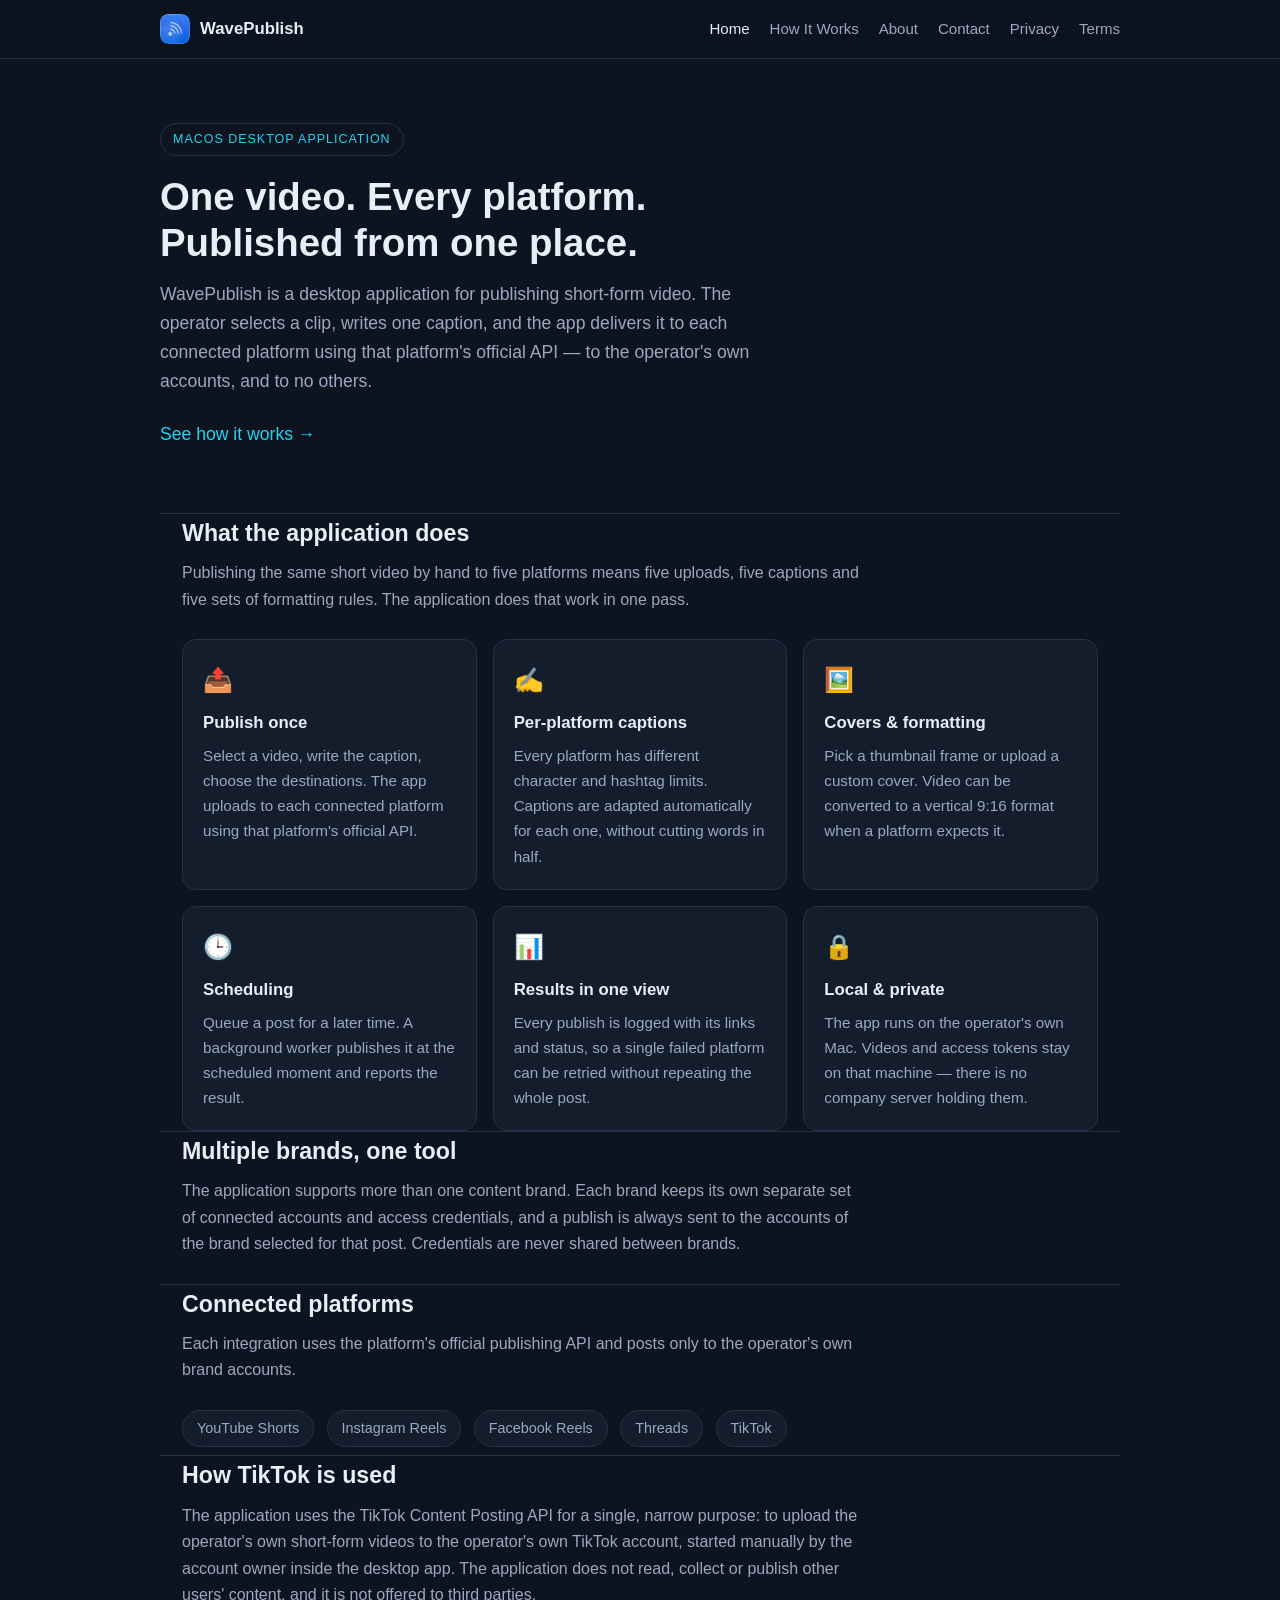
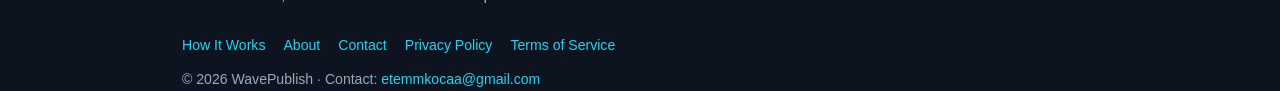
<file: index.html>
<!DOCTYPE html>
<html lang="en">
<head>
<meta charset="UTF-8">
<meta name="viewport" content="width=device-width, initial-scale=1.0">
<title>WavePublish — Multi-Platform Video Publishing</title>
<meta name="description" content="WavePublish is a macOS desktop application for publishing short-form video to YouTube, Instagram, Facebook, Threads and TikTok from one place.">
<link rel="stylesheet" href="style.css">
<link rel="icon" type="image/png" href="favicon.png">
<link rel="apple-touch-icon" href="apple-touch-icon.png">
</head>
<body>

<header>
  <div class="wrap nav">
    <a class="brand" href="index.html"><img class="logo" src="icon.png" alt="WavePublish logo" width="30" height="30"> WavePublish</a>
    <nav>
      <a href="index.html" class="on">Home</a>
      <a href="how-it-works.html">How It Works</a>
      <a href="about.html">About</a>
      <a href="contact.html">Contact</a>
      <a href="privacy.html">Privacy</a>
      <a href="terms.html">Terms</a>
    </nav>
  </div>
</header>

<div class="wrap hero">
  <span class="tag">macOS desktop application</span>
  <h1>One video. Every platform.<br>Published from one place.</h1>
  <p>WavePublish is a desktop application for publishing short-form video. The operator selects a
     clip, writes one caption, and the app delivers it to each connected platform using that
     platform's official API — to the operator's own accounts, and to no others.</p>
  <p><a href="how-it-works.html">See how it works →</a></p>
</div>

<section class="wrap">
  <h2>What the application does</h2>
  <p class="lead">Publishing the same short video by hand to five platforms means five uploads,
     five captions and five sets of formatting rules. The application does that work in one pass.</p>
  <div class="grid">
    <div class="card"><span class="ico">📤</span><h3>Publish once</h3>
      <p>Select a video, write the caption, choose the destinations. The app uploads to each
         connected platform using that platform's official API.</p></div>
    <div class="card"><span class="ico">✍️</span><h3>Per-platform captions</h3>
      <p>Every platform has different character and hashtag limits. Captions are adapted
         automatically for each one, without cutting words in half.</p></div>
    <div class="card"><span class="ico">🖼️</span><h3>Covers &amp; formatting</h3>
      <p>Pick a thumbnail frame or upload a custom cover. Video can be converted to a
         vertical 9:16 format when a platform expects it.</p></div>
    <div class="card"><span class="ico">🕒</span><h3>Scheduling</h3>
      <p>Queue a post for a later time. A background worker publishes it at the scheduled
         moment and reports the result.</p></div>
    <div class="card"><span class="ico">📊</span><h3>Results in one view</h3>
      <p>Every publish is logged with its links and status, so a single failed platform can be
         retried without repeating the whole post.</p></div>
    <div class="card"><span class="ico">🔒</span><h3>Local &amp; private</h3>
      <p>The app runs on the operator's own Mac. Videos and access tokens stay on that
         machine — there is no company server holding them.</p></div>
  </div>
</section>

<section class="wrap">
  <h2>Multiple brands, one tool</h2>
  <p class="lead">The application supports more than one content brand. Each brand keeps its own
     separate set of connected accounts and access credentials, and a publish is always sent to the
     accounts of the brand selected for that post. Credentials are never shared between brands.</p>
</section>

<section class="wrap">
  <h2>Connected platforms</h2>
  <p class="lead">Each integration uses the platform's official publishing API and posts only
     to the operator's own brand accounts.</p>
  <div>
    <span class="pill">YouTube Shorts</span>
    <span class="pill">Instagram Reels</span>
    <span class="pill">Facebook Reels</span>
    <span class="pill">Threads</span>
    <span class="pill">TikTok</span>
  </div>
</section>

<section class="wrap">
  <h2>How TikTok is used</h2>
  <p class="lead">The application uses the TikTok Content Posting API for a single, narrow purpose:
     to upload the operator's own short-form videos to the operator's own TikTok account, started
     manually by the account owner inside the desktop app. The application does not read, collect or
     publish other users' content, and it is not offered to third parties.</p>
</section>

<footer class="wrap">
  <div class="fl">
    <a href="how-it-works.html">How It Works</a>
    <a href="about.html">About</a>
    <a href="contact.html">Contact</a>
    <a href="privacy.html">Privacy Policy</a>
    <a href="terms.html">Terms of Service</a>
  </div>
  <div>© 2026 WavePublish · Contact: <a href="mailto:etemmkocaa@gmail.com">etemmkocaa@gmail.com</a></div>
</footer>

</body>
</html>
</file>
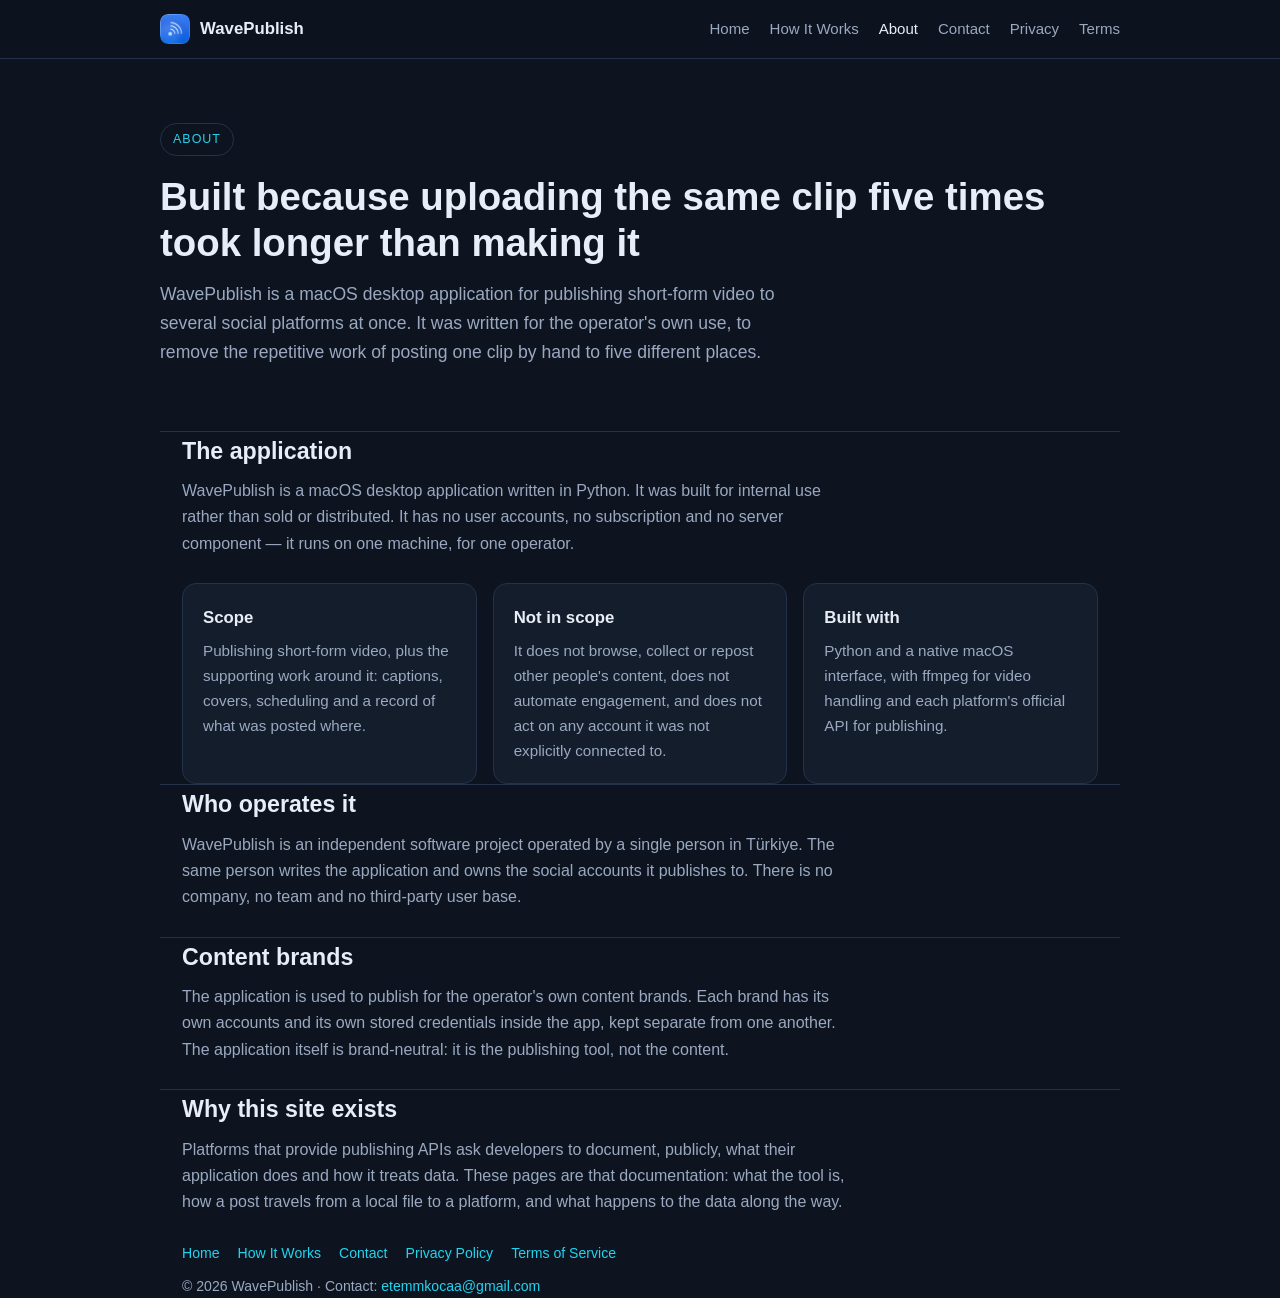
<file: about.html>
<!DOCTYPE html>
<html lang="en">
<head>
<meta charset="UTF-8">
<meta name="viewport" content="width=device-width, initial-scale=1.0">
<title>About — WavePublish</title>
<meta name="description" content="About WavePublish — an independent macOS desktop application for publishing short-form video to multiple social platforms.">
<link rel="stylesheet" href="style.css">
<link rel="icon" type="image/png" href="favicon.png">
<link rel="apple-touch-icon" href="apple-touch-icon.png">
</head>
<body>

<header>
  <div class="wrap nav">
    <a class="brand" href="index.html"><img class="logo" src="icon.png" alt="WavePublish logo" width="30" height="30"> WavePublish</a>
    <nav>
      <a href="index.html">Home</a>
      <a href="how-it-works.html">How It Works</a>
      <a href="about.html" class="on">About</a>
      <a href="contact.html">Contact</a>
      <a href="privacy.html">Privacy</a>
      <a href="terms.html">Terms</a>
    </nav>
  </div>
</header>

<div class="wrap hero">
  <span class="tag">About</span>
  <h1>Built because uploading the same clip five times took longer than making it</h1>
  <p>WavePublish is a macOS desktop application for publishing short-form video to several social
     platforms at once. It was written for the operator's own use, to remove the repetitive work of
     posting one clip by hand to five different places.</p>
</div>

<section class="wrap">
  <h2>The application</h2>
  <p class="lead">WavePublish is a macOS desktop application written in Python. It was built for
     internal use rather than sold or distributed. It has no user accounts, no subscription and no
     server component — it runs on one machine, for one operator.</p>
  <div class="grid">
    <div class="card"><h3>Scope</h3>
      <p>Publishing short-form video, plus the supporting work around it: captions, covers,
         scheduling and a record of what was posted where.</p></div>
    <div class="card"><h3>Not in scope</h3>
      <p>It does not browse, collect or repost other people's content, does not automate
         engagement, and does not act on any account it was not explicitly connected to.</p></div>
    <div class="card"><h3>Built with</h3>
      <p>Python and a native macOS interface, with ffmpeg for video handling and each
         platform's official API for publishing.</p></div>
  </div>
</section>

<section class="wrap">
  <h2>Who operates it</h2>
  <p class="lead">WavePublish is an independent software project operated by a single person in
     Türkiye. The same person writes the application and owns the social accounts it publishes to.
     There is no company, no team and no third-party user base.</p>
</section>

<section class="wrap">
  <h2>Content brands</h2>
  <p class="lead">The application is used to publish for the operator's own content brands. Each
     brand has its own accounts and its own stored credentials inside the app, kept separate from
     one another. The application itself is brand-neutral: it is the publishing tool, not the
     content.</p>
</section>

<section class="wrap">
  <h2>Why this site exists</h2>
  <p class="lead">Platforms that provide publishing APIs ask developers to document, publicly,
     what their application does and how it treats data. These pages are that documentation:
     what the tool is, how a post travels from a local file to a platform, and what happens to
     the data along the way.</p>
</section>

<footer class="wrap">
  <div class="fl">
    <a href="index.html">Home</a>
    <a href="how-it-works.html">How It Works</a>
    <a href="contact.html">Contact</a>
    <a href="privacy.html">Privacy Policy</a>
    <a href="terms.html">Terms of Service</a>
  </div>
  <div>© 2026 WavePublish · Contact: <a href="mailto:etemmkocaa@gmail.com">etemmkocaa@gmail.com</a></div>
</footer>

</body>
</html>
</file>
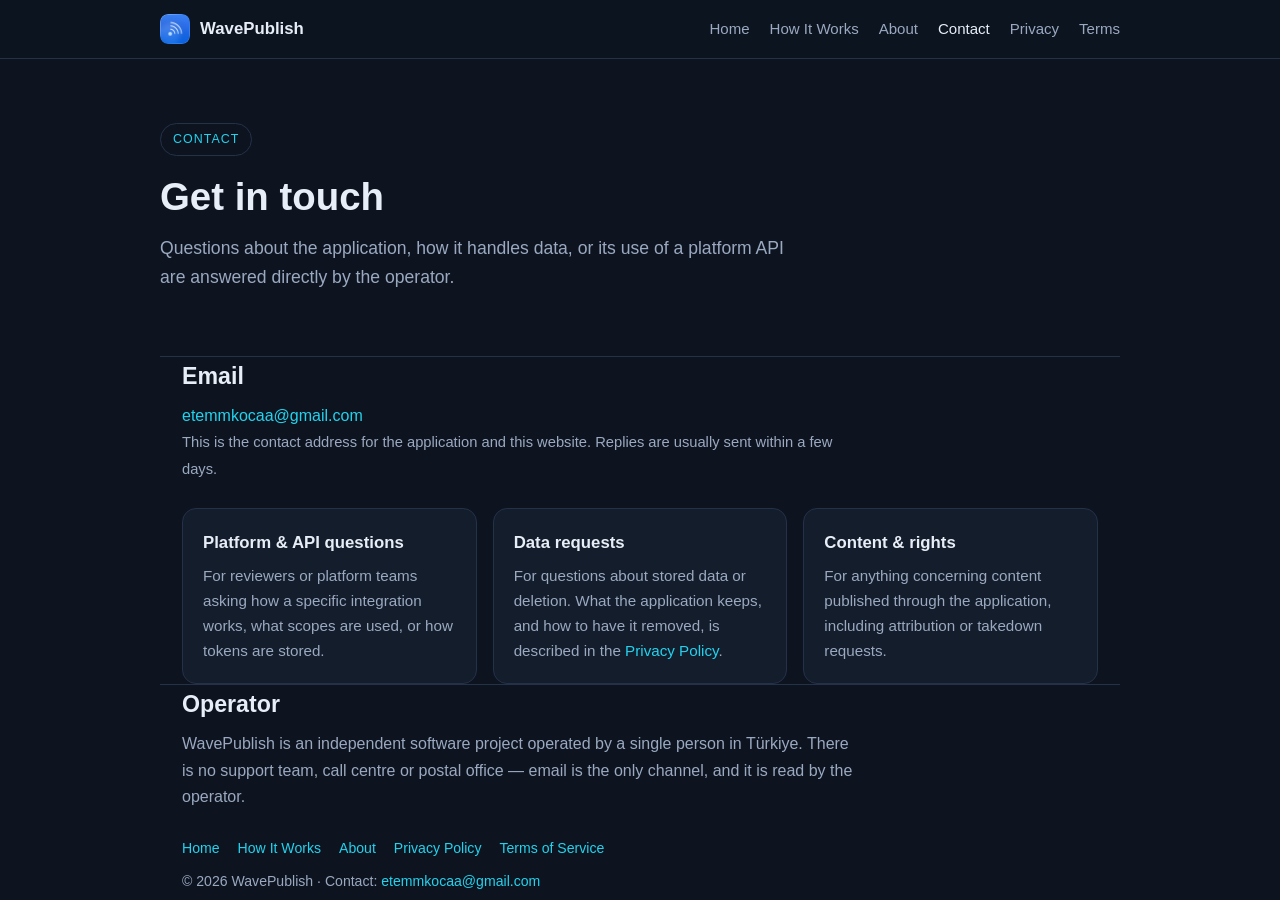
<file: contact.html>
<!DOCTYPE html>
<html lang="en">
<head>
<meta charset="UTF-8">
<meta name="viewport" content="width=device-width, initial-scale=1.0">
<title>Contact — WavePublish</title>
<meta name="description" content="Contact WavePublish — questions about the publishing application, data handling or platform integrations.">
<link rel="stylesheet" href="style.css">
<link rel="icon" type="image/png" href="favicon.png">
<link rel="apple-touch-icon" href="apple-touch-icon.png">
</head>
<body>

<header>
  <div class="wrap nav">
    <a class="brand" href="index.html"><img class="logo" src="icon.png" alt="WavePublish logo" width="30" height="30"> WavePublish</a>
    <nav>
      <a href="index.html">Home</a>
      <a href="how-it-works.html">How It Works</a>
      <a href="about.html">About</a>
      <a href="contact.html" class="on">Contact</a>
      <a href="privacy.html">Privacy</a>
      <a href="terms.html">Terms</a>
    </nav>
  </div>
</header>

<div class="wrap hero">
  <span class="tag">Contact</span>
  <h1>Get in touch</h1>
  <p>Questions about the application, how it handles data, or its use of a platform API are
     answered directly by the operator.</p>
</div>

<section class="wrap">
  <h2>Email</h2>
  <p class="lead"><a href="mailto:etemmkocaa@gmail.com">etemmkocaa@gmail.com</a><br>
     <span class="muted">This is the contact address for the application and this website.
     Replies are usually sent within a few days.</span></p>

  <div class="grid">
    <div class="card"><h3>Platform &amp; API questions</h3>
      <p>For reviewers or platform teams asking how a specific integration works, what scopes
         are used, or how tokens are stored.</p></div>
    <div class="card"><h3>Data requests</h3>
      <p>For questions about stored data or deletion. What the application keeps, and how to
         have it removed, is described in the <a href="privacy.html">Privacy Policy</a>.</p></div>
    <div class="card"><h3>Content &amp; rights</h3>
      <p>For anything concerning content published through the application, including
         attribution or takedown requests.</p></div>
  </div>
</section>

<section class="wrap">
  <h2>Operator</h2>
  <p class="lead">WavePublish is an independent software project operated by a single person in
     Türkiye. There is no support team, call centre or postal office — email is the only
     channel, and it is read by the operator.</p>
</section>

<footer class="wrap">
  <div class="fl">
    <a href="index.html">Home</a>
    <a href="how-it-works.html">How It Works</a>
    <a href="about.html">About</a>
    <a href="privacy.html">Privacy Policy</a>
    <a href="terms.html">Terms of Service</a>
  </div>
  <div>© 2026 WavePublish · Contact: <a href="mailto:etemmkocaa@gmail.com">etemmkocaa@gmail.com</a></div>
</footer>

</body>
</html>
</file>
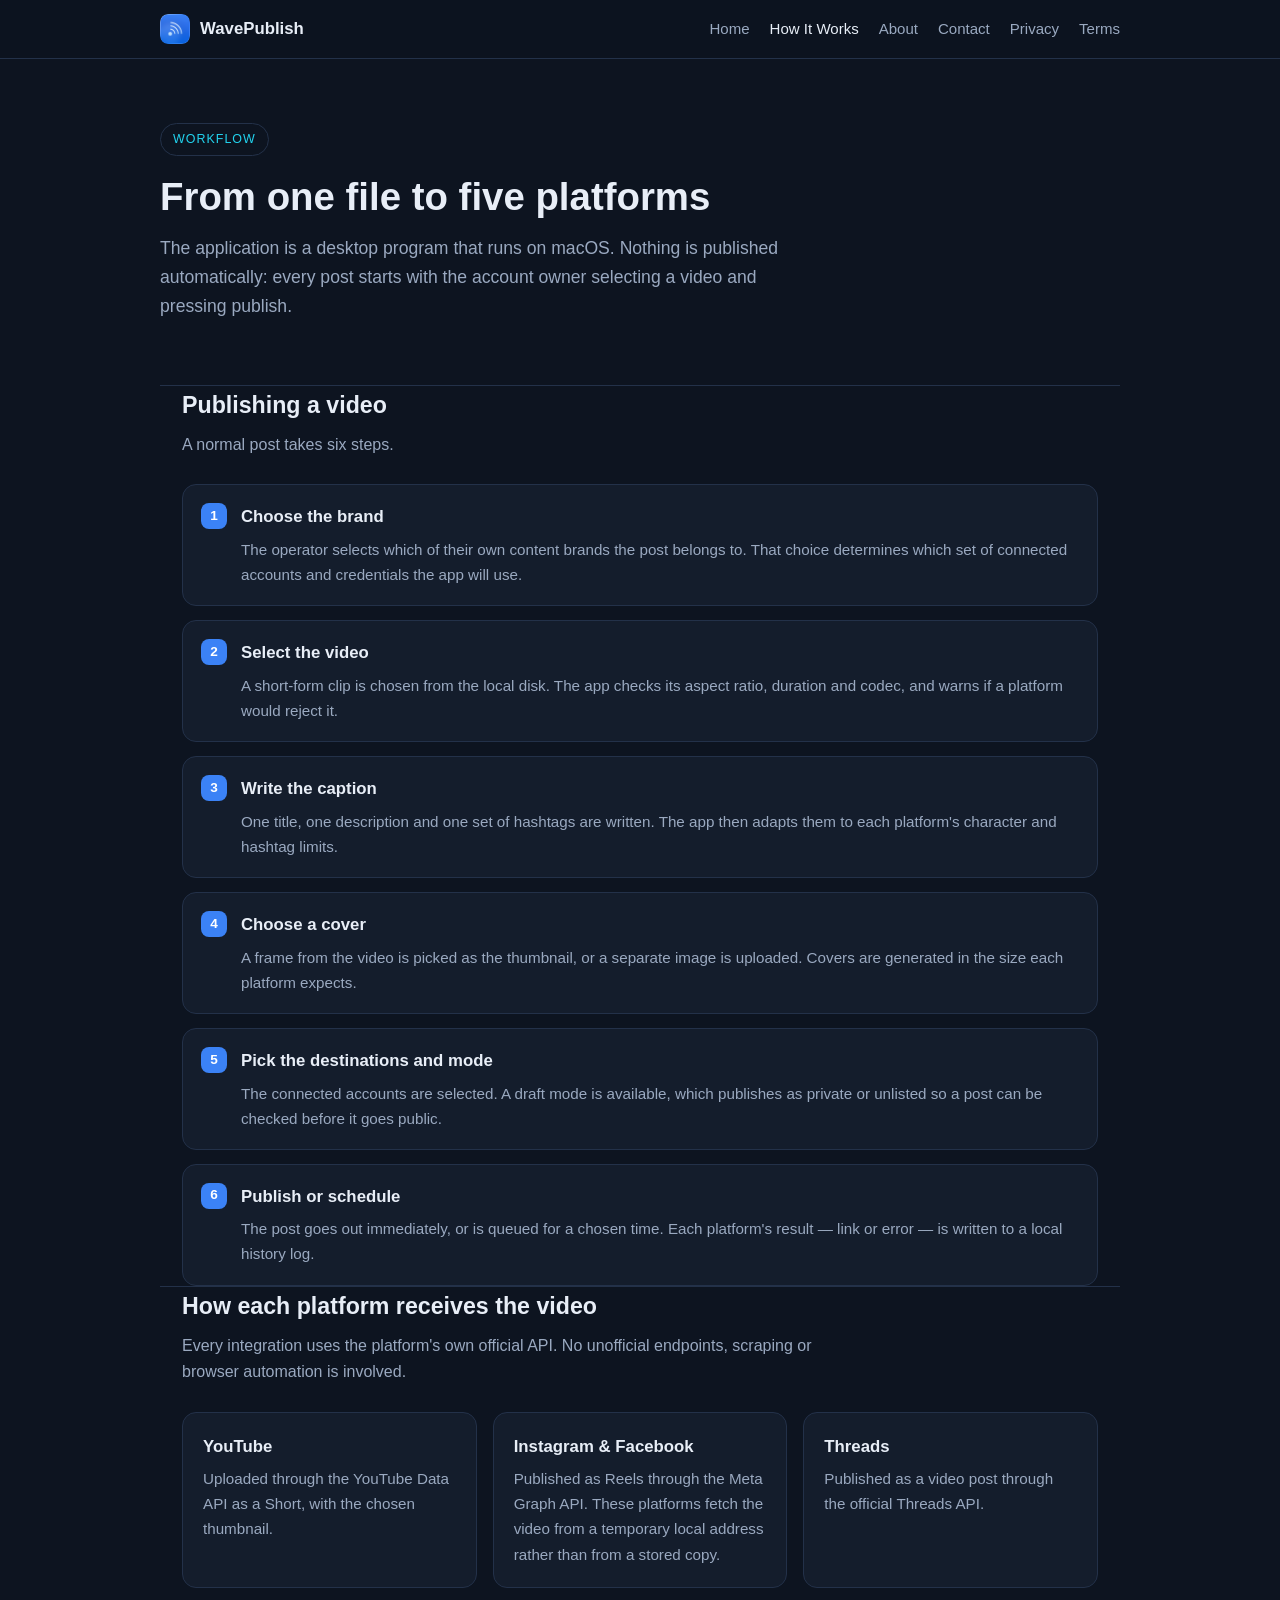
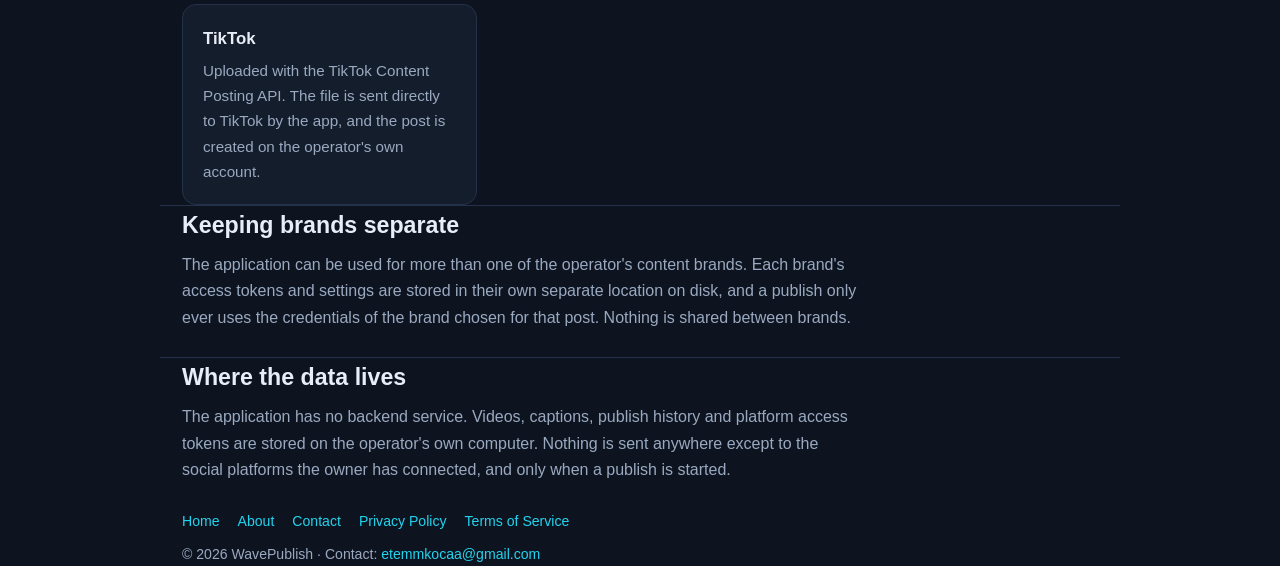
<file: how-it-works.html>
<!DOCTYPE html>
<html lang="en">
<head>
<meta charset="UTF-8">
<meta name="viewport" content="width=device-width, initial-scale=1.0">
<title>How It Works — WavePublish</title>
<meta name="description" content="How the WavePublish desktop application publishes a single short-form video to YouTube, Instagram, Facebook, Threads and TikTok.">
<link rel="stylesheet" href="style.css">
<link rel="icon" type="image/png" href="favicon.png">
<link rel="apple-touch-icon" href="apple-touch-icon.png">
</head>
<body>

<header>
  <div class="wrap nav">
    <a class="brand" href="index.html"><img class="logo" src="icon.png" alt="WavePublish logo" width="30" height="30"> WavePublish</a>
    <nav>
      <a href="index.html">Home</a>
      <a href="how-it-works.html" class="on">How It Works</a>
      <a href="about.html">About</a>
      <a href="contact.html">Contact</a>
      <a href="privacy.html">Privacy</a>
      <a href="terms.html">Terms</a>
    </nav>
  </div>
</header>

<div class="wrap hero">
  <span class="tag">Workflow</span>
  <h1>From one file to five platforms</h1>
  <p>The application is a desktop program that runs on macOS. Nothing is published automatically:
     every post starts with the account owner selecting a video and pressing publish.</p>
</div>

<section class="wrap">
  <h2>Publishing a video</h2>
  <p class="lead">A normal post takes six steps.</p>
  <ol class="steps">
    <li><h3>Choose the brand</h3>
      <p>The operator selects which of their own content brands the post belongs to. That choice
         determines which set of connected accounts and credentials the app will use.</p></li>
    <li><h3>Select the video</h3>
      <p>A short-form clip is chosen from the local disk. The app checks its aspect
         ratio, duration and codec, and warns if a platform would reject it.</p></li>
    <li><h3>Write the caption</h3>
      <p>One title, one description and one set of hashtags are written. The app then adapts
         them to each platform's character and hashtag limits.</p></li>
    <li><h3>Choose a cover</h3>
      <p>A frame from the video is picked as the thumbnail, or a separate image is uploaded.
         Covers are generated in the size each platform expects.</p></li>
    <li><h3>Pick the destinations and mode</h3>
      <p>The connected accounts are selected. A draft mode is available, which publishes as
         private or unlisted so a post can be checked before it goes public.</p></li>
    <li><h3>Publish or schedule</h3>
      <p>The post goes out immediately, or is queued for a chosen time. Each platform's result —
         link or error — is written to a local history log.</p></li>
  </ol>
</section>

<section class="wrap">
  <h2>How each platform receives the video</h2>
  <p class="lead">Every integration uses the platform's own official API. No unofficial
     endpoints, scraping or browser automation is involved.</p>
  <div class="grid">
    <div class="card"><h3>YouTube</h3>
      <p>Uploaded through the YouTube Data API as a Short, with the chosen thumbnail.</p></div>
    <div class="card"><h3>Instagram &amp; Facebook</h3>
      <p>Published as Reels through the Meta Graph API. These platforms fetch the video from a
         temporary local address rather than from a stored copy.</p></div>
    <div class="card"><h3>Threads</h3>
      <p>Published as a video post through the official Threads API.</p></div>
    <div class="card"><h3>TikTok</h3>
      <p>Uploaded with the TikTok Content Posting API. The file is sent directly to TikTok by
         the app, and the post is created on the operator's own account.</p></div>
  </div>
</section>

<section class="wrap">
  <h2>Keeping brands separate</h2>
  <p class="lead">The application can be used for more than one of the operator's content brands.
     Each brand's access tokens and settings are stored in their own separate location on disk, and
     a publish only ever uses the credentials of the brand chosen for that post. Nothing is shared
     between brands.</p>
</section>

<section class="wrap">
  <h2>Where the data lives</h2>
  <p class="lead">The application has no backend service. Videos, captions, publish history and
     platform access tokens are stored on the operator's own computer. Nothing is sent anywhere
     except to the social platforms the owner has connected, and only when a publish is started.</p>
</section>

<footer class="wrap">
  <div class="fl">
    <a href="index.html">Home</a>
    <a href="about.html">About</a>
    <a href="contact.html">Contact</a>
    <a href="privacy.html">Privacy Policy</a>
    <a href="terms.html">Terms of Service</a>
  </div>
  <div>© 2026 WavePublish · Contact: <a href="mailto:etemmkocaa@gmail.com">etemmkocaa@gmail.com</a></div>
</footer>

</body>
</html>
</file>
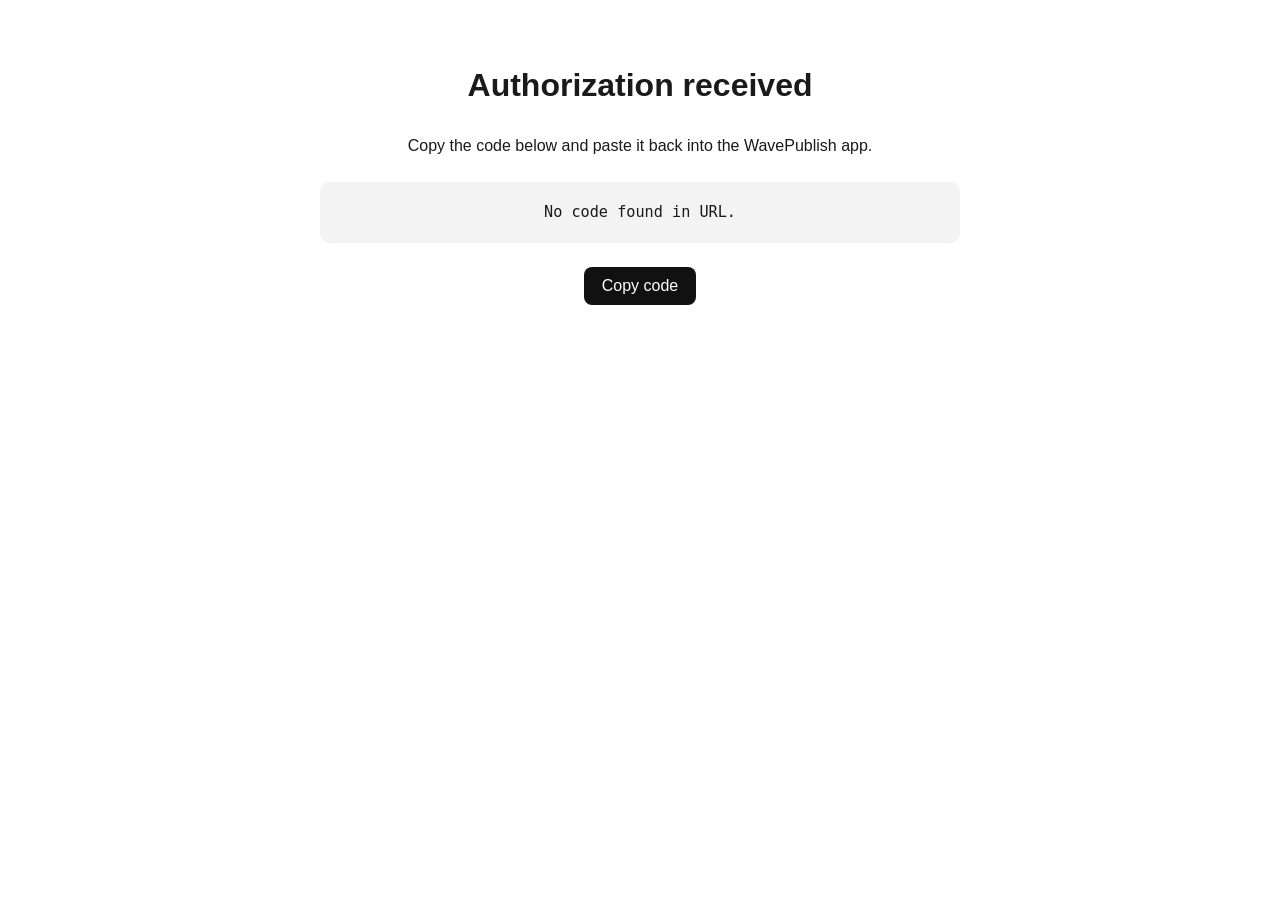
<file: oauth.html>
<!DOCTYPE html>
<html lang="en">
<head>
<meta charset="UTF-8">
<meta name="viewport" content="width=device-width, initial-scale=1.0">
<title>WavePublish — Authorization</title>
<style>
  body { font-family: -apple-system, BlinkMacSystemFont, "Segoe UI", Roboto, sans-serif;
         max-width: 640px; margin: 60px auto; padding: 0 20px; line-height: 1.6; color: #1a1a1a; text-align: center; }
  .code-box { margin: 24px 0; padding: 18px; background: #f3f3f3; border-radius: 10px;
              font-family: ui-monospace, Menlo, monospace; word-break: break-all; font-size: 0.95rem; }
  button { padding: 10px 18px; font-size: 1rem; border: 0; border-radius: 8px;
           background: #111; color: #fff; cursor: pointer; }
  .muted { color: #666; font-size: 0.9rem; }
</style>
<link rel="icon" type="image/png" href="favicon.png">
<link rel="apple-touch-icon" href="apple-touch-icon.png">
</head>
<body>
  <h1>Authorization received</h1>
  <p>Copy the code below and paste it back into the WavePublish app.</p>
  <div class="code-box" id="code">—</div>
  <button onclick="copyCode()">Copy code</button>
  <p class="muted" id="msg"></p>
  <script>
    const params = new URLSearchParams(window.location.search);
    const code = params.get("code");
    const err = params.get("error");
    const box = document.getElementById("code");
    if (code) { box.textContent = code; }
    else if (err) { box.textContent = "Error: " + err + " — " + (params.get("error_description") || ""); }
    else { box.textContent = "No code found in URL."; }
    function copyCode() {
      if (!code) return;
      navigator.clipboard.writeText(code).then(() => {
        document.getElementById("msg").textContent = "Copied!";
      });
    }
  </script>
</body>
</html>
</file>
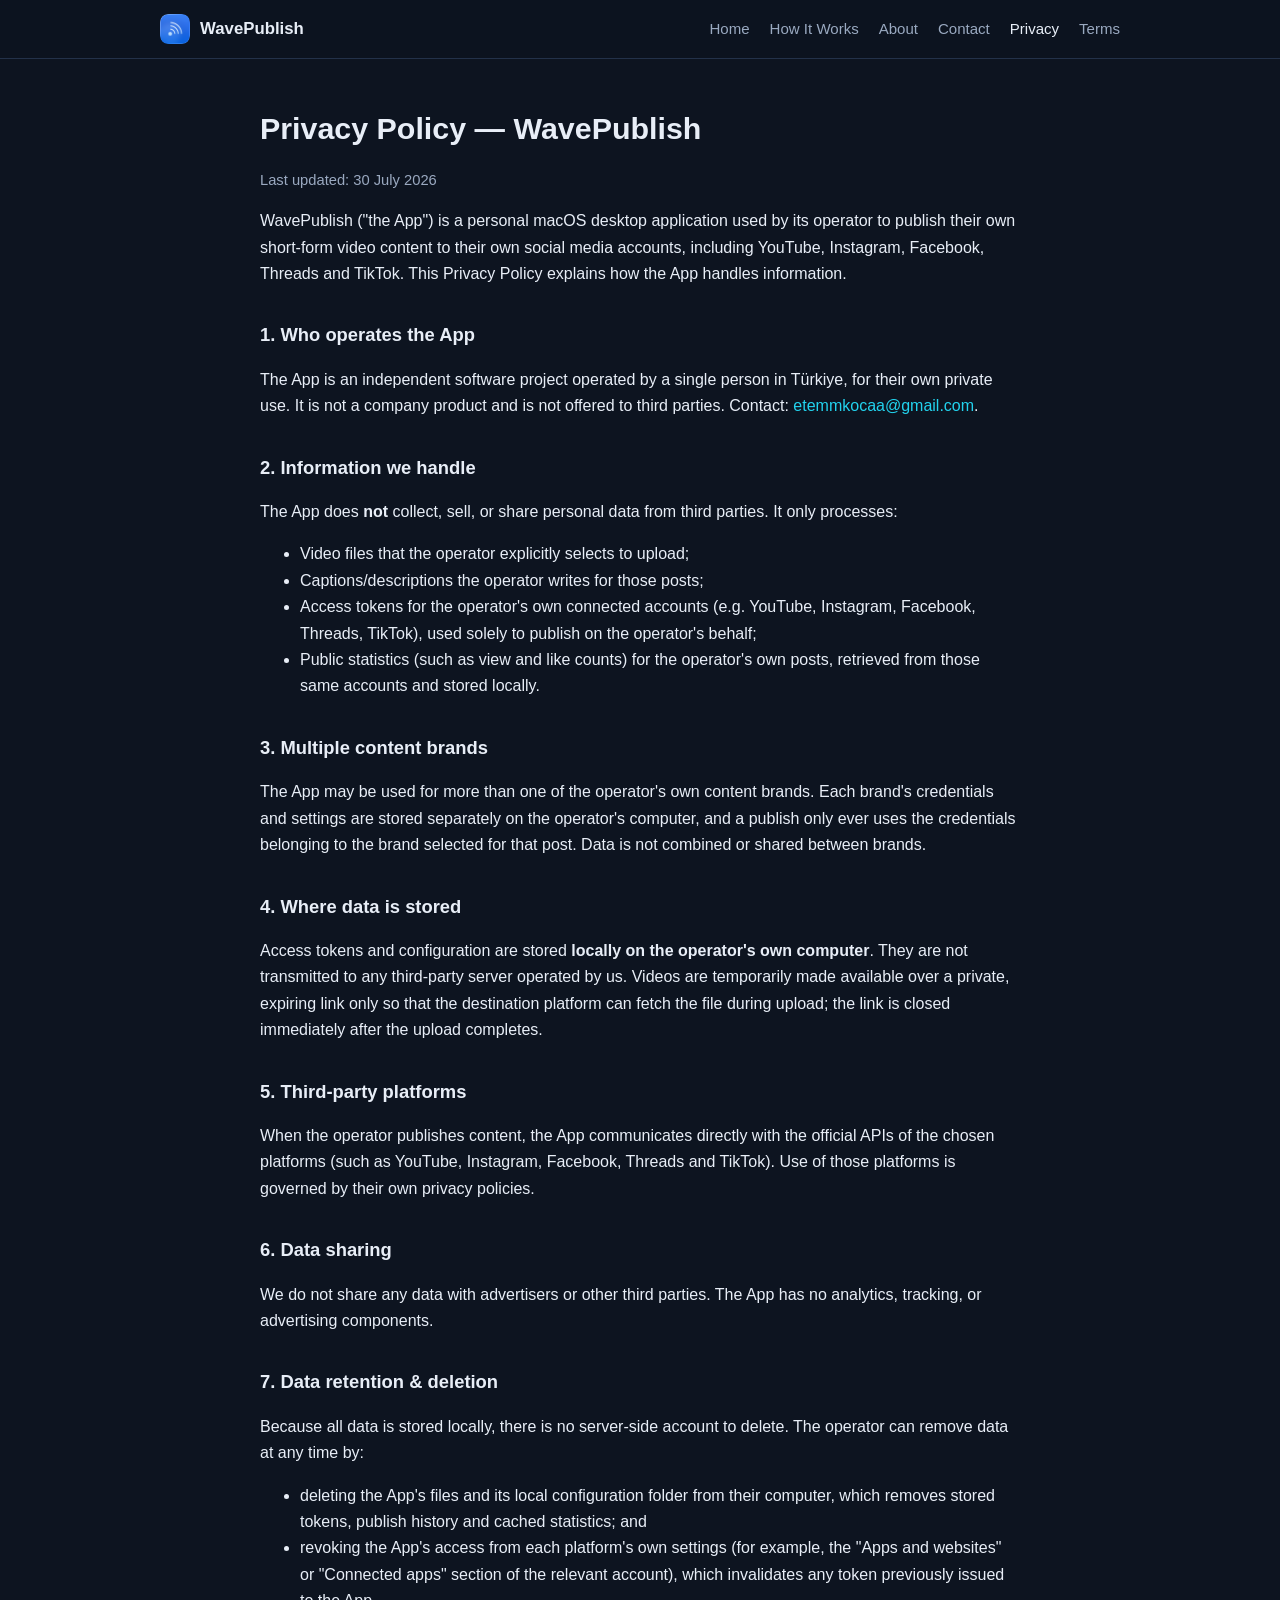
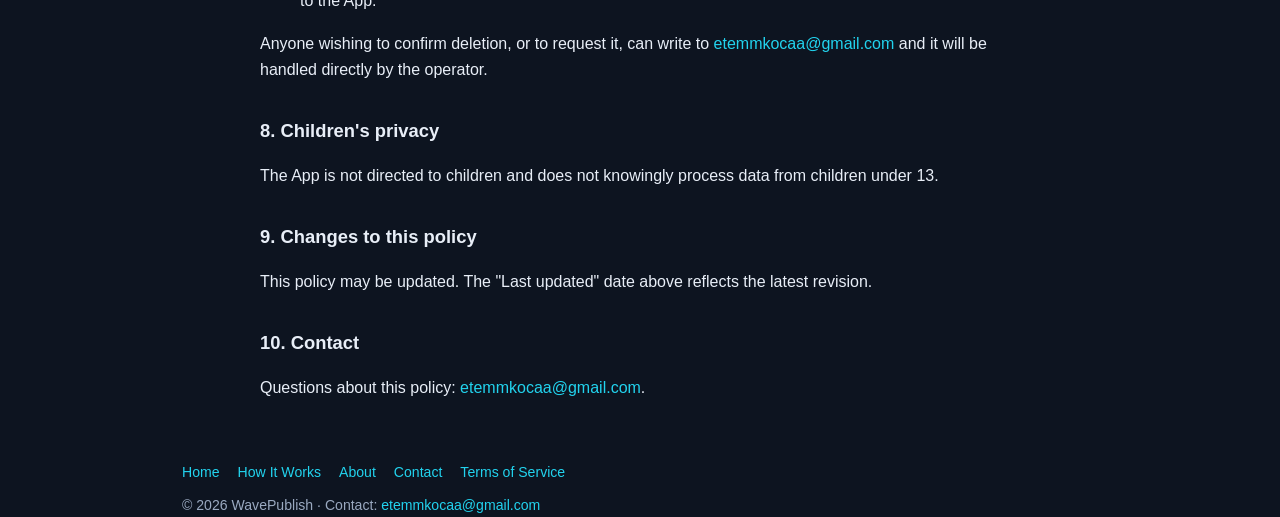
<file: privacy.html>
<!DOCTYPE html>
<html lang="en">
<head>
<meta charset="UTF-8">
<meta name="viewport" content="width=device-width, initial-scale=1.0">
<title>WavePublish — Privacy Policy</title>
<link rel="stylesheet" href="style.css">
<link rel="icon" type="image/png" href="favicon.png">
<link rel="apple-touch-icon" href="apple-touch-icon.png">
</head>
<body>

<header>
  <div class="wrap nav">
    <a class="brand" href="index.html"><img class="logo" src="icon.png" alt="WavePublish logo" width="30" height="30"> WavePublish</a>
    <nav>
      <a href="index.html">Home</a>
      <a href="how-it-works.html">How It Works</a>
      <a href="about.html">About</a>
      <a href="contact.html">Contact</a>
      <a href="privacy.html" class="on">Privacy</a>
      <a href="terms.html">Terms</a>
    </nav>
  </div>
</header>

<div class="wrap doc">
  <h1>Privacy Policy — WavePublish</h1>
  <p class="muted">Last updated: 30 July 2026</p>

  <p>WavePublish ("the App") is a personal macOS desktop application used by its operator
  to publish their own short-form video content to their own social media accounts,
  including YouTube, Instagram, Facebook, Threads and TikTok. This Privacy Policy
  explains how the App handles information.</p>

  <h2>1. Who operates the App</h2>
  <p>The App is an independent software project operated by a single person in Türkiye,
  for their own private use. It is not a company product and is not offered to third
  parties. Contact: <a href="mailto:etemmkocaa@gmail.com">etemmkocaa@gmail.com</a>.</p>

  <h2>2. Information we handle</h2>
  <p>The App does <strong>not</strong> collect, sell, or share personal data from
  third parties. It only processes:</p>
  <ul>
    <li>Video files that the operator explicitly selects to upload;</li>
    <li>Captions/descriptions the operator writes for those posts;</li>
    <li>Access tokens for the operator's own connected accounts (e.g. YouTube,
        Instagram, Facebook, Threads, TikTok), used solely to publish on the operator's behalf;</li>
    <li>Public statistics (such as view and like counts) for the operator's own posts,
        retrieved from those same accounts and stored locally.</li>
  </ul>

  <h2>3. Multiple content brands</h2>
  <p>The App may be used for more than one of the operator's own content brands. Each
  brand's credentials and settings are stored separately on the operator's computer, and
  a publish only ever uses the credentials belonging to the brand selected for that post.
  Data is not combined or shared between brands.</p>

  <h2>4. Where data is stored</h2>
  <p>Access tokens and configuration are stored <strong>locally on the operator's own
  computer</strong>. They are not transmitted to any third-party server operated by us.
  Videos are temporarily made available over a private, expiring link only so that
  the destination platform can fetch the file during upload; the link
  is closed immediately after the upload completes.</p>

  <h2>5. Third-party platforms</h2>
  <p>When the operator publishes content, the App communicates directly with the
  official APIs of the chosen platforms (such as YouTube, Instagram, Facebook, Threads
  and TikTok). Use of those platforms is governed by their own privacy policies.</p>

  <h2>6. Data sharing</h2>
  <p>We do not share any data with advertisers or other third parties. The App has
  no analytics, tracking, or advertising components.</p>

  <h2 id="data-deletion">7. Data retention &amp; deletion</h2>
  <p>Because all data is stored locally, there is no server-side account to delete.
  The operator can remove data at any time by:</p>
  <ul>
    <li>deleting the App's files and its local configuration folder from their computer, which
        removes stored tokens, publish history and cached statistics; and</li>
    <li>revoking the App's access from each platform's own settings (for example, the
        "Apps and websites" or "Connected apps" section of the relevant account), which
        invalidates any token previously issued to the App.</li>
  </ul>
  <p>Anyone wishing to confirm deletion, or to request it, can write to
  <a href="mailto:etemmkocaa@gmail.com">etemmkocaa@gmail.com</a> and it will be handled
  directly by the operator.</p>

  <h2>8. Children's privacy</h2>
  <p>The App is not directed to children and does not knowingly process data from
  children under 13.</p>

  <h2>9. Changes to this policy</h2>
  <p>This policy may be updated. The "Last updated" date above reflects the latest
  revision.</p>

  <h2>10. Contact</h2>
  <p>Questions about this policy:
  <a href="mailto:etemmkocaa@gmail.com">etemmkocaa@gmail.com</a>.</p>
</div>

<footer class="wrap">
  <div class="fl">
    <a href="index.html">Home</a>
    <a href="how-it-works.html">How It Works</a>
    <a href="about.html">About</a>
    <a href="contact.html">Contact</a>
    <a href="terms.html">Terms of Service</a>
  </div>
  <div>© 2026 WavePublish · Contact: <a href="mailto:etemmkocaa@gmail.com">etemmkocaa@gmail.com</a></div>
</footer>

</body>
</html>
</file>
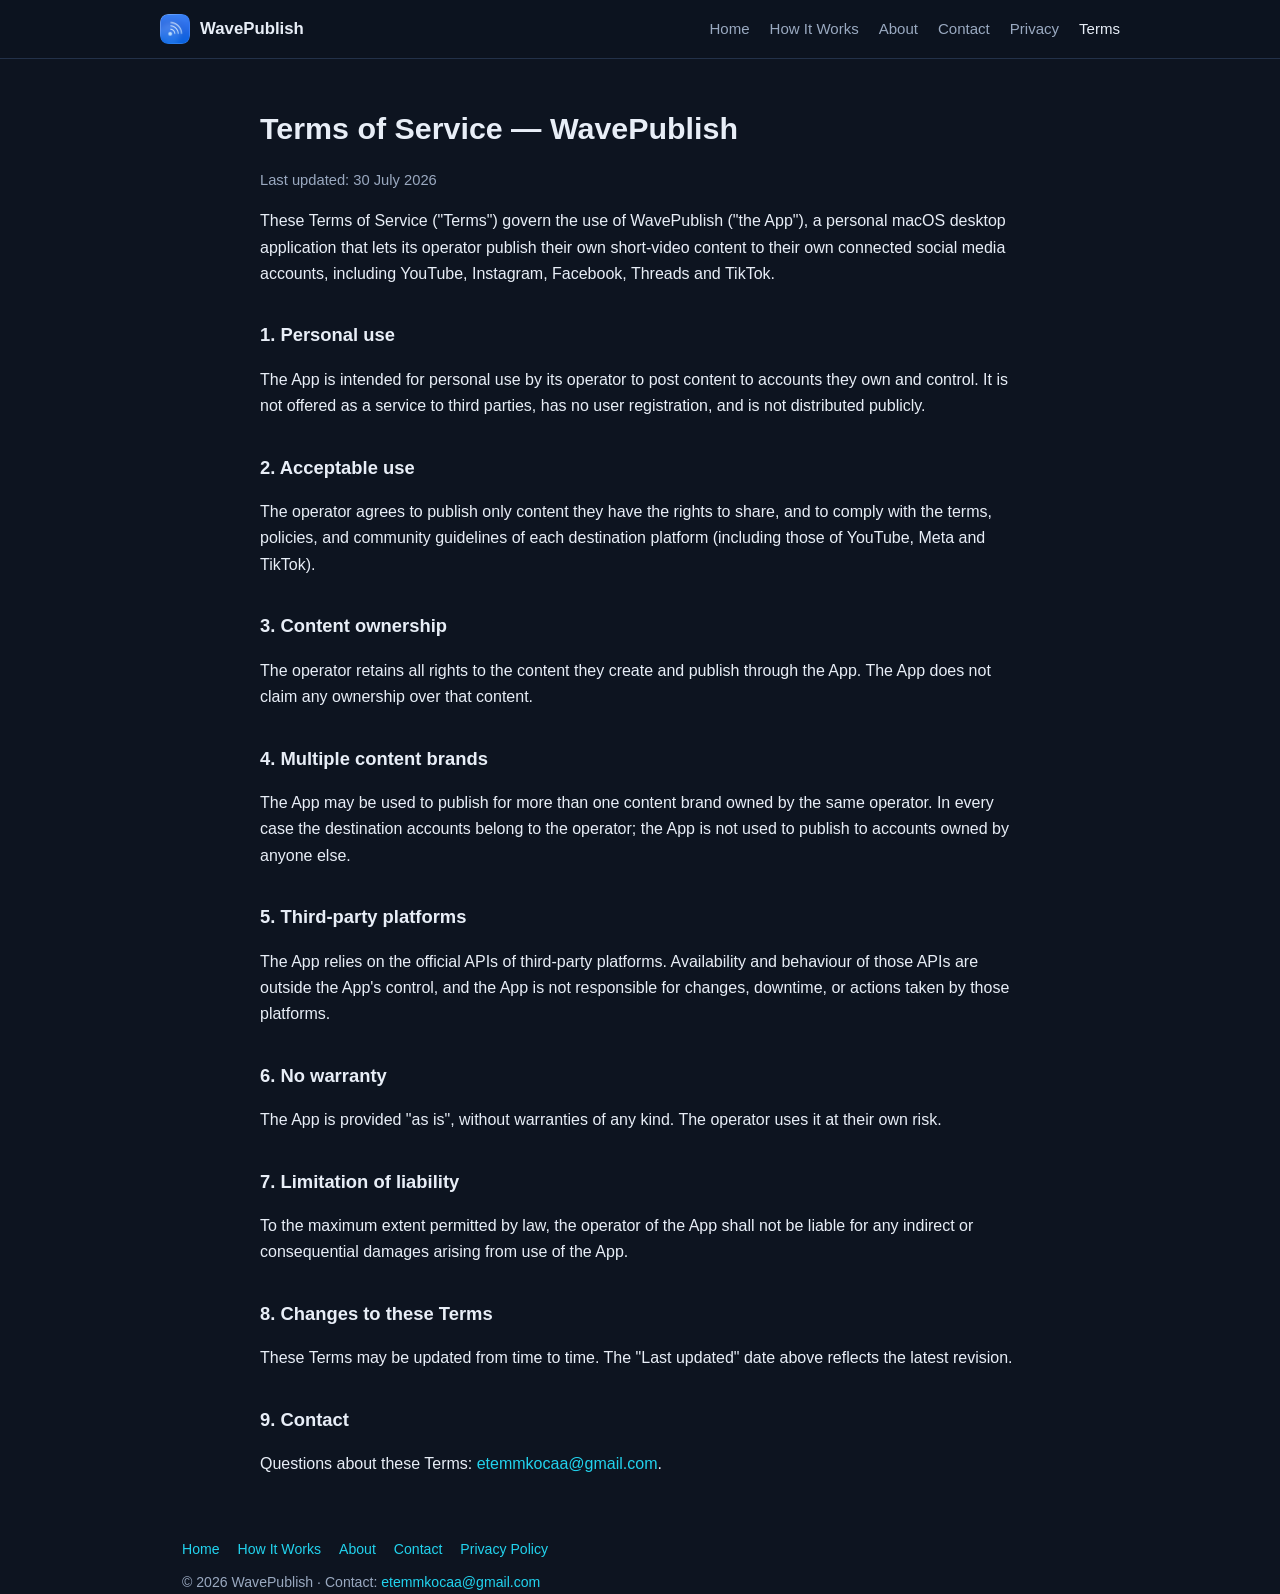
<file: terms.html>
<!DOCTYPE html>
<html lang="en">
<head>
<meta charset="UTF-8">
<meta name="viewport" content="width=device-width, initial-scale=1.0">
<title>WavePublish — Terms of Service</title>
<link rel="stylesheet" href="style.css">
<link rel="icon" type="image/png" href="favicon.png">
<link rel="apple-touch-icon" href="apple-touch-icon.png">
</head>
<body>

<header>
  <div class="wrap nav">
    <a class="brand" href="index.html"><img class="logo" src="icon.png" alt="WavePublish logo" width="30" height="30"> WavePublish</a>
    <nav>
      <a href="index.html">Home</a>
      <a href="how-it-works.html">How It Works</a>
      <a href="about.html">About</a>
      <a href="contact.html">Contact</a>
      <a href="privacy.html">Privacy</a>
      <a href="terms.html" class="on">Terms</a>
    </nav>
  </div>
</header>

<div class="wrap doc">
  <h1>Terms of Service — WavePublish</h1>
  <p class="muted">Last updated: 30 July 2026</p>

  <p>These Terms of Service ("Terms") govern the use of WavePublish ("the App"),
  a personal macOS desktop application that lets its operator publish their own
  short-video content to their own connected social media accounts, including
  YouTube, Instagram, Facebook, Threads and TikTok.</p>

  <h2>1. Personal use</h2>
  <p>The App is intended for personal use by its operator to post content
  to accounts they own and control. It is not offered as a service to third parties,
  has no user registration, and is not distributed publicly.</p>

  <h2>2. Acceptable use</h2>
  <p>The operator agrees to publish only content they have the rights to share, and to
  comply with the terms, policies, and community guidelines of each destination
  platform (including those of YouTube, Meta and TikTok).</p>

  <h2>3. Content ownership</h2>
  <p>The operator retains all rights to the content they create and publish through the
  App. The App does not claim any ownership over that content.</p>

  <h2>4. Multiple content brands</h2>
  <p>The App may be used to publish for more than one content brand owned by the same
  operator. In every case the destination accounts belong to the operator; the App is
  not used to publish to accounts owned by anyone else.</p>

  <h2>5. Third-party platforms</h2>
  <p>The App relies on the official APIs of third-party platforms. Availability and
  behaviour of those APIs are outside the App's control, and the App is not
  responsible for changes, downtime, or actions taken by those platforms.</p>

  <h2>6. No warranty</h2>
  <p>The App is provided "as is", without warranties of any kind. The operator uses it
  at their own risk.</p>

  <h2>7. Limitation of liability</h2>
  <p>To the maximum extent permitted by law, the operator of the App shall not be
  liable for any indirect or consequential damages arising from use of the App.</p>

  <h2>8. Changes to these Terms</h2>
  <p>These Terms may be updated from time to time. The "Last updated" date above
  reflects the latest revision.</p>

  <h2>9. Contact</h2>
  <p>Questions about these Terms:
  <a href="mailto:etemmkocaa@gmail.com">etemmkocaa@gmail.com</a>.</p>
</div>

<footer class="wrap">
  <div class="fl">
    <a href="index.html">Home</a>
    <a href="how-it-works.html">How It Works</a>
    <a href="about.html">About</a>
    <a href="contact.html">Contact</a>
    <a href="privacy.html">Privacy Policy</a>
  </div>
  <div>© 2026 WavePublish · Contact: <a href="mailto:etemmkocaa@gmail.com">etemmkocaa@gmail.com</a></div>
</footer>

</body>
</html>
</file>
<file: style.css>
:root{
  --bg:#0d1420; --panel:#141d2c; --line:#233149; --text:#e8eef7;
  --muted:#9aa9c0; --accent:#3b82f6; --accent2:#22d3ee;
}
*{box-sizing:border-box}
body{
  margin:0; font-family:-apple-system,BlinkMacSystemFont,"Segoe UI",Roboto,Helvetica,Arial,sans-serif;
  background:var(--bg); color:var(--text); line-height:1.65; -webkit-font-smoothing:antialiased;
}
a{color:var(--accent2); text-decoration:none}
a:hover{text-decoration:underline}
.wrap{max-width:960px; margin:0 auto; padding:0 22px}

/* ---- header / nav ---- */
header{border-bottom:1px solid var(--line); background:rgba(13,20,32,.92); position:sticky; top:0; z-index:10}
.nav{display:flex; align-items:center; justify-content:space-between; gap:18px; padding:14px 0; flex-wrap:wrap}
.brand{display:flex; align-items:center; gap:10px; font-weight:700; font-size:1.05rem; color:var(--text)}
.brand:hover{text-decoration:none}
.logo{width:30px;height:30px;border-radius:8px;display:block;object-fit:contain}
.nav nav{display:flex; gap:20px; flex-wrap:wrap}
.nav nav a{color:var(--muted); font-size:.94rem}
.nav nav a:hover,.nav nav a.on{color:var(--text); text-decoration:none}

/* ---- hero ---- */
.hero{padding:64px 0 40px; border-bottom:1px solid var(--line)}
.hero h1{font-size:2.4rem; line-height:1.2; margin:0 0 14px}
.hero p{font-size:1.1rem; color:var(--muted); max-width:640px; margin:0 0 24px}
.tag{display:inline-block; font-size:.78rem; letter-spacing:.08em; text-transform:uppercase;
     color:var(--accent2); border:1px solid var(--line); border-radius:999px; padding:5px 12px; margin-bottom:18px}

/* ---- content ---- */
section{padding:44px 0; border-bottom:1px solid var(--line)}
section:last-of-type{border-bottom:0}
h2{font-size:1.45rem; margin:0 0 8px}
h3{font-size:1.05rem; margin:0 0 6px}
.lead{color:var(--muted); margin:0 0 26px; max-width:680px}
.grid{display:grid; grid-template-columns:repeat(auto-fit,minmax(230px,1fr)); gap:16px}
.card{background:var(--panel); border:1px solid var(--line); border-radius:14px; padding:20px}
.card p{color:var(--muted); margin:0; font-size:.95rem}
.ico{font-size:1.5rem; display:block; margin-bottom:10px}
ol.steps{counter-reset:s; list-style:none; padding:0; margin:0; display:grid; gap:14px}
ol.steps li{background:var(--panel); border:1px solid var(--line); border-radius:14px; padding:18px 20px 18px 58px; position:relative}
ol.steps li::before{counter-increment:s; content:counter(s); position:absolute; left:18px; top:18px;
  width:26px;height:26px;border-radius:8px;background:var(--accent); color:#fff; font-size:.85rem; font-weight:700;
  display:flex;align-items:center;justify-content:center}
ol.steps p{color:var(--muted); margin:4px 0 0; font-size:.95rem}
.pill{display:inline-block; background:var(--panel); border:1px solid var(--line); border-radius:999px;
      padding:6px 14px; margin:0 8px 8px 0; font-size:.9rem; color:var(--muted)}

/* ---- legal pages ---- */
.doc{padding:44px 0; max-width:760px}
.doc h1{font-size:1.9rem; margin:0 0 6px}
.doc h2{font-size:1.15rem; margin:1.8em 0 .4em}
.doc code{background:var(--panel); border:1px solid var(--line); padding:1px 6px; border-radius:5px; font-size:.9em}
.muted{color:var(--muted); font-size:.92rem}

footer{padding:30px 0 50px; color:var(--muted); font-size:.88rem}
footer .fl{display:flex; gap:18px; flex-wrap:wrap; margin-bottom:10px}
@media (max-width:600px){ .hero h1{font-size:1.85rem} .hero{padding:44px 0 30px} }
</file>
